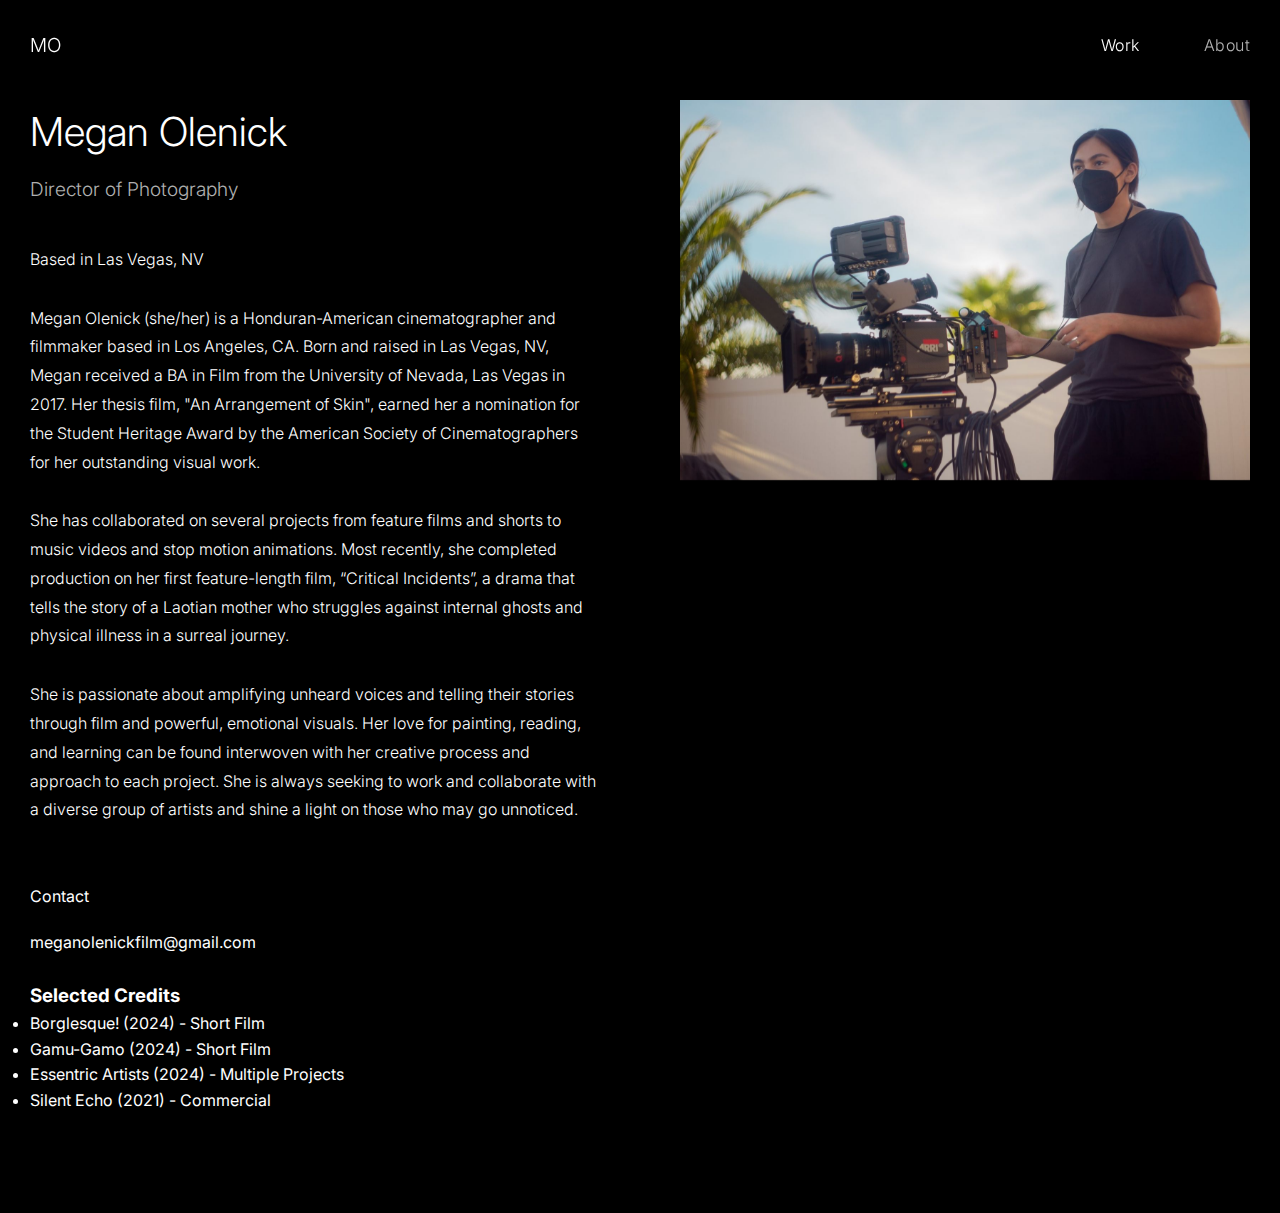
<file: about.html>
<!DOCTYPE html>
<html lang="en">
<head>
    <meta charset="UTF-8">
    <meta name="viewport" content="width=device-width, initial-scale=1.0">
    <title>About | Megan Olenick - Director of Photography</title>
    <link rel="stylesheet" href="styles.css">
    <link href="https://fonts.googleapis.com/css2?family=Inter:wght@300;400&display=swap" rel="stylesheet">
</head>
<body>
    <nav>
        <div class="nav-content">
            <a href="index.html" class="logo">MO</a>
            <div class="nav-links">
                <a href="work.html">Work</a>
                <a href="about.html" class="active">About</a>
            </div>
        </div>
    </nav>

    <main class="about-page">
        <div class="about-content">
            <div class="about-text">
                <h1>Megan Olenick</h1>
                <h2>Director of Photography</h2>
                <p>Based in Las Vegas, NV</p>
                <p>Megan Olenick (she/her) is a Honduran-American cinematographer and filmmaker based in Los Angeles, CA. Born and raised in Las Vegas, NV, Megan received a BA in Film from the University of Nevada, Las Vegas in 2017. Her thesis film, "An Arrangement of Skin", earned her a nomination for the Student Heritage Award by the American Society of Cinematographers for her outstanding visual work.</p>
                <p>She has collaborated on several projects from feature films and shorts to music videos and stop motion animations. Most recently, she completed production on her first feature-length film, “Critical Incidents”, a drama that tells the story of a Laotian mother who struggles against internal ghosts and physical illness in a surreal journey.</p>
                <p>She is passionate about amplifying unheard voices and telling their stories through film and powerful, emotional visuals. Her love for painting, reading, and learning can be found interwoven with her creative process and approach to each project. She is always seeking to work and collaborate with a diverse group of artists and shine a light on those who may go unnoticed.</p>
                <div class="contact-info">
                    <h3>Contact</h3>
                    <a href="mailto:meganolenickfilm@gmail.com">meganolenickfilm@gmail.com</a>
                </div>
                <br>
                <div class="credits">
                    <h3>Selected Credits</h3>
                    <ul>
                        <li>Borglesque! (2024) - Short Film</li>
                        <li>Gamu-Gamo (2024) - Short Film</li>
                        <li>Essentric Artists (2024) - Multiple Projects</li>
                        <li>Silent Echo (2021) - Commercial</li>
                    </ul>
                </div>
            </div>
            <div class="about-image">
                <img src="mo1.jpeg" alt="Megan Olenick">
            </div>
        </div>
    </main>

    <script src="https://cdnjs.cloudflare.com/ajax/libs/gsap/3.12.2/gsap.min.js"></script>
    <script src="script.js"></script>
</body>
</html>
</file>
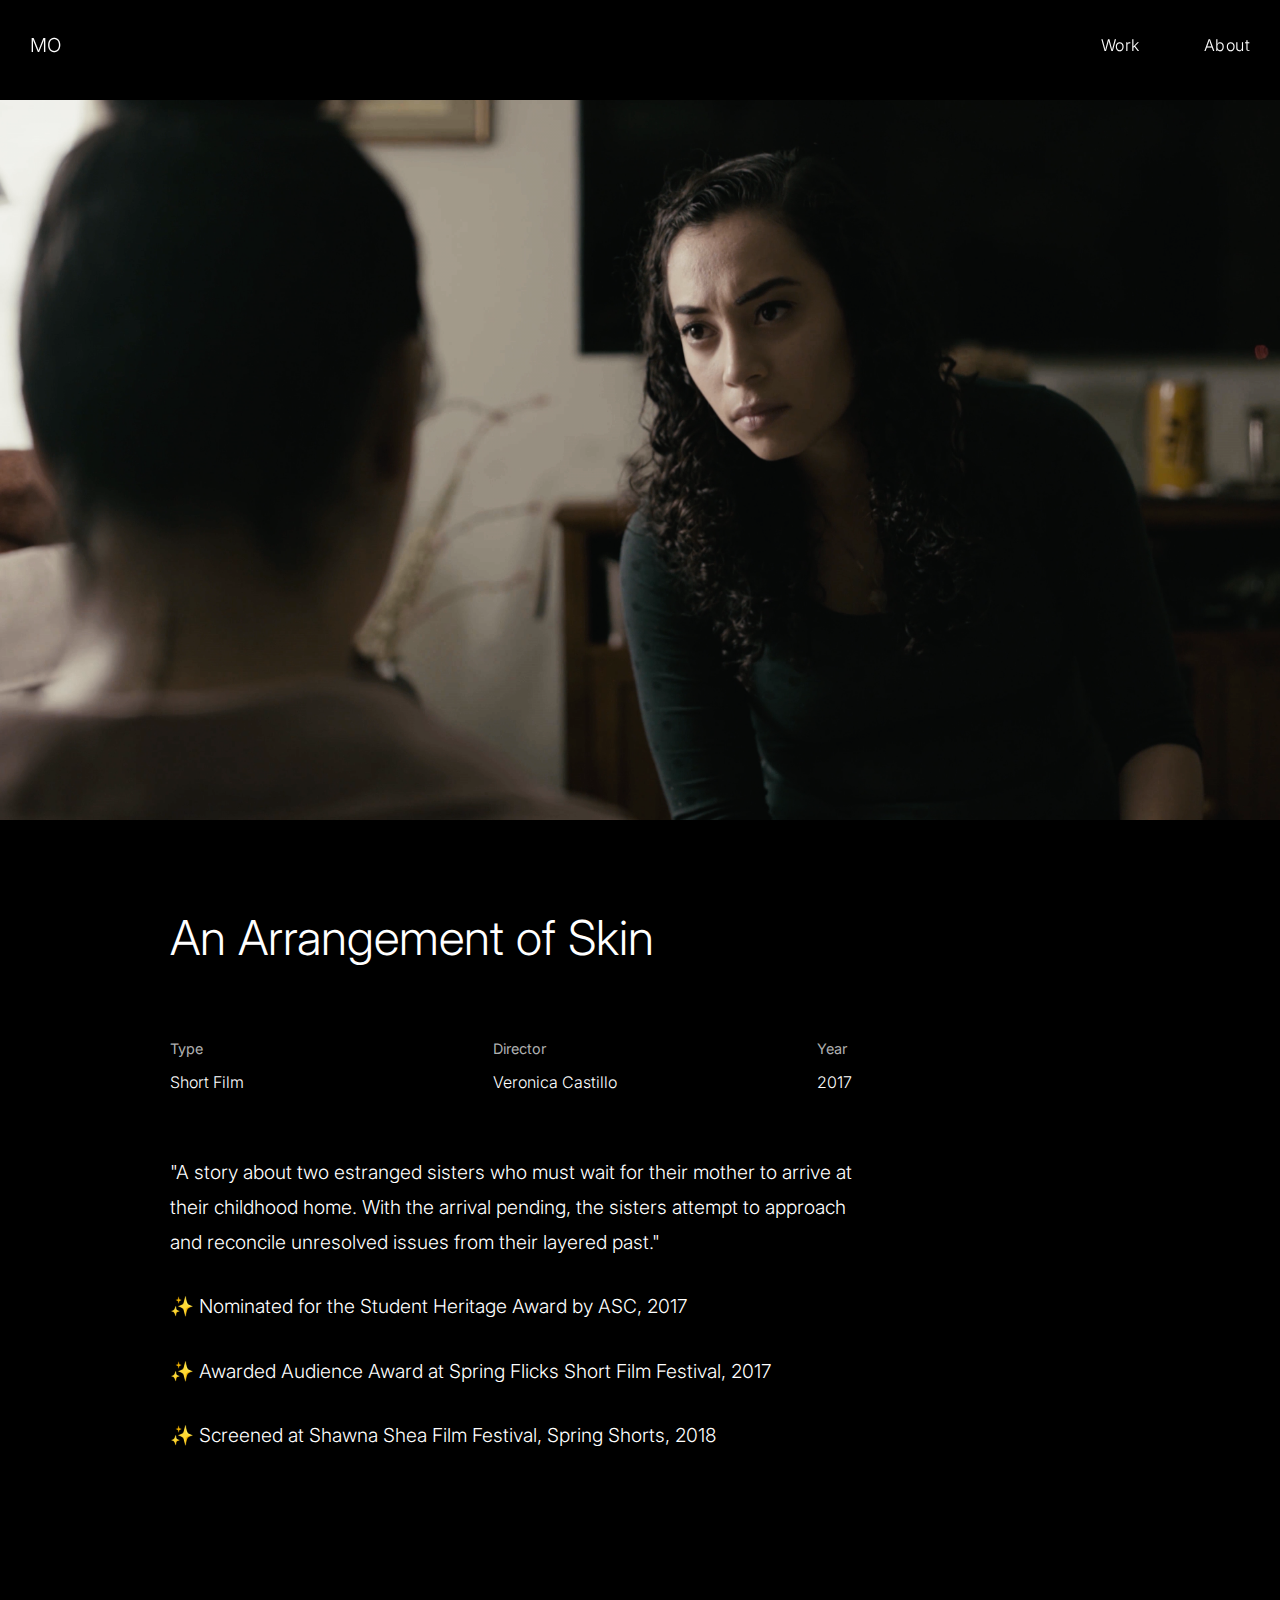
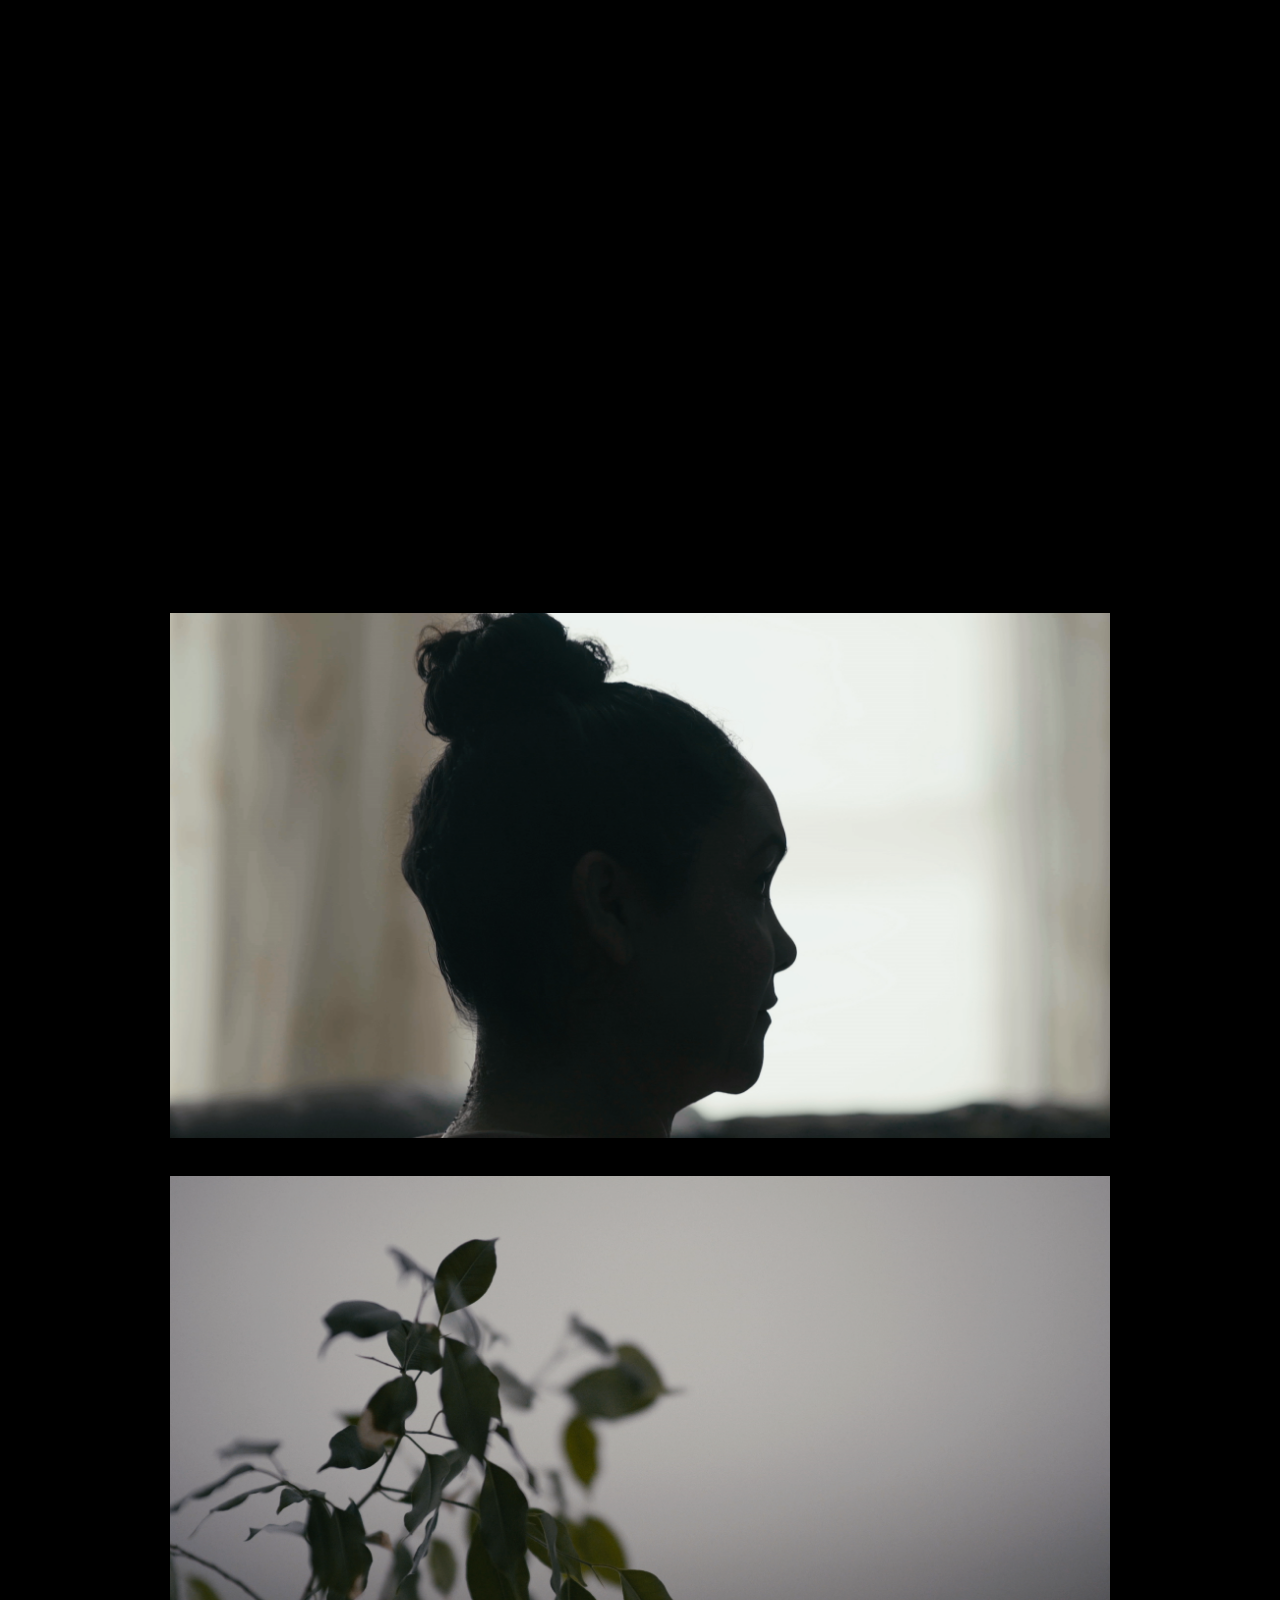
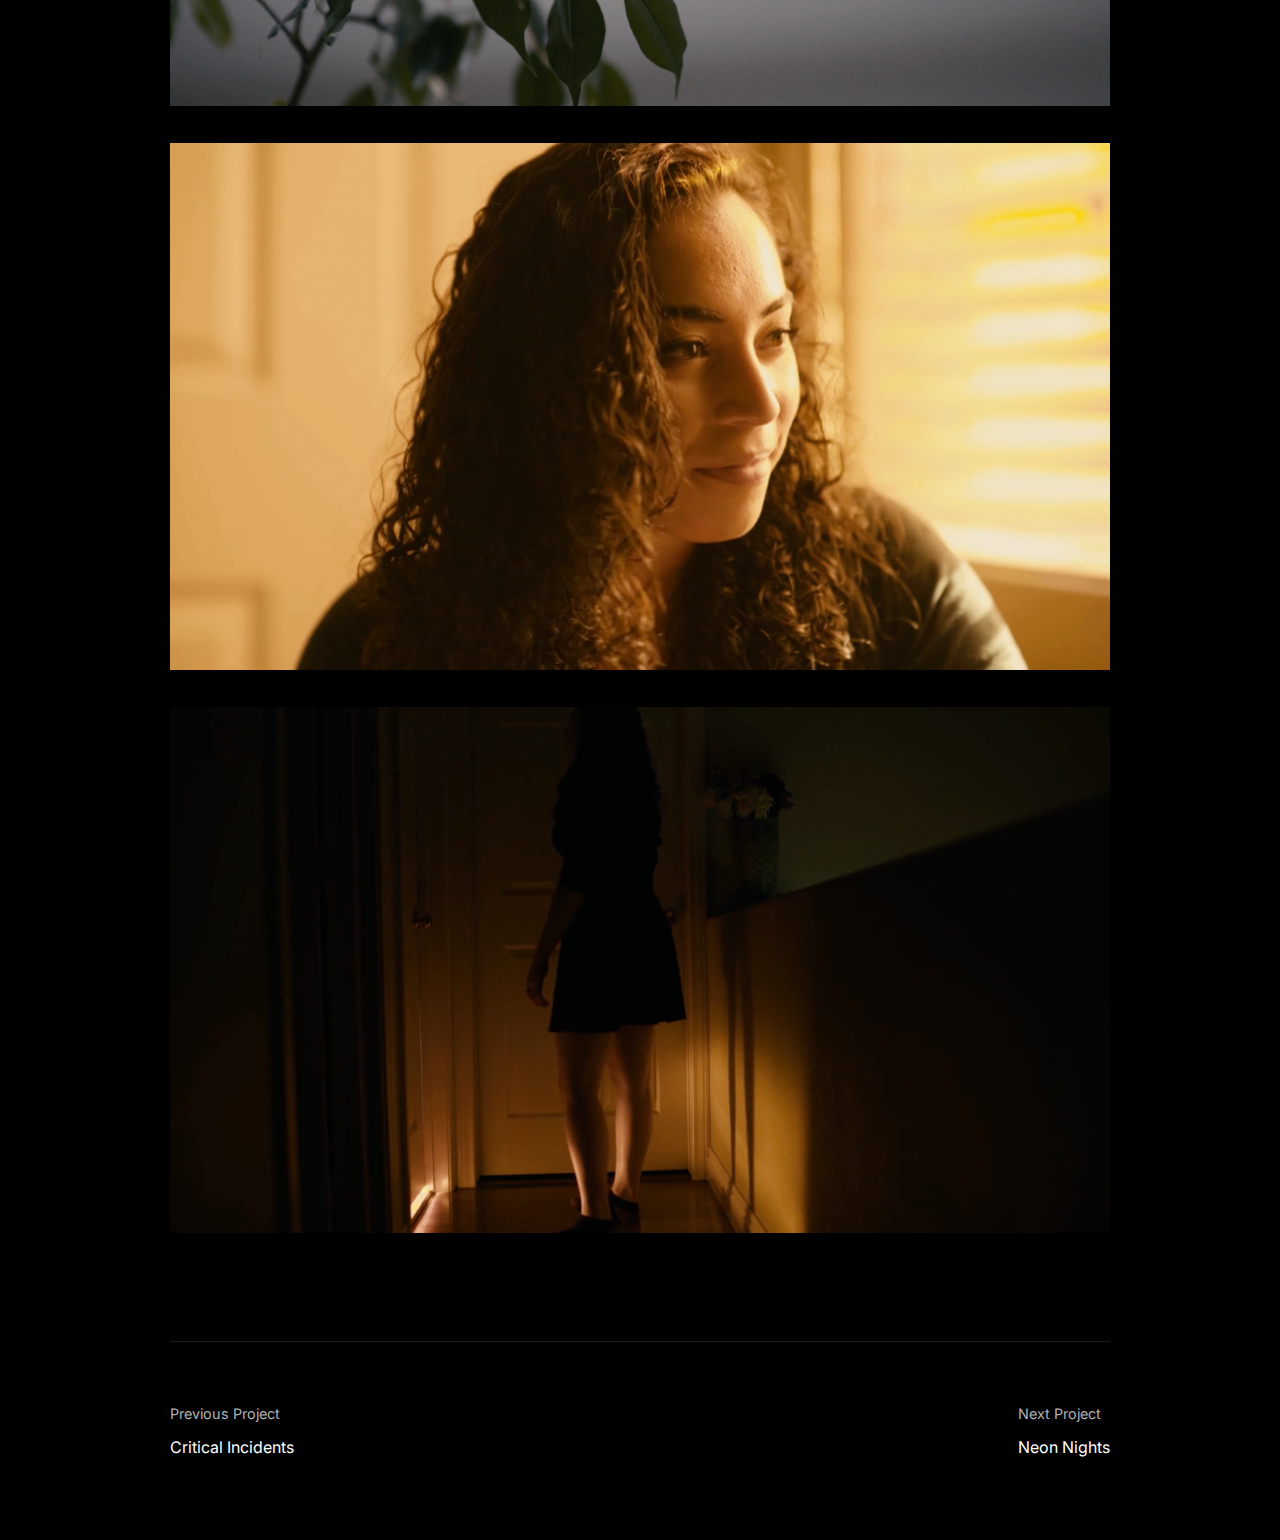
<file: arrangement-of-skin.html>
<!DOCTYPE html>
<html lang="en">
<head>
    <meta charset="UTF-8">
    <meta name="viewport" content="width=device-width, initial-scale=1.0">
    <title>An Arrangement of Skin | Megan Olenick - Director of Photography</title>
    <link rel="stylesheet" href="styles.css">
    <link href="https://fonts.googleapis.com/css2?family=Inter:wght@300;400&display=swap" rel="stylesheet">
</head>
<body>
    <nav>
        <div class="nav-content">
            <a href="index.html" class="logo">MO</a>
            <div class="nav-links">
                <a href="work.html">Work</a>
                <a href="about.html">About</a>
            </div>
        </div>
    </nav>

    <main class="project-page">
        <div class="project-hero">
            <img src="a5.png" alt="An Arrangement of Skin">
        </div>

        <div class="project-content">
            <header class="project-header">
                <h1>An Arrangement of Skin</h1>
            </header>

            <div class="project-details">
                <div class="project-detail-item">
                    <h3>Type</h3>
                    <p>Short Film</p>
                </div>
                <div class="project-detail-item">
                    <h3>Director</h3>
                    <p>Veronica Castillo</p>
                </div>
                <div class="project-detail-item">
                    <h3>Year</h3>
                    <p>2017</p>
                </div>
            </div>

            <div class="project-description">
                <p>"A story about two estranged sisters who must wait for their mother to arrive at their childhood home. With the arrival pending, the sisters attempt to approach and reconcile unresolved issues from their layered past."</p>
                <p>✨ Nominated for the Student Heritage Award by ASC, 2017</p>
                <p>✨ Awarded Audience Award at Spring Flicks Short Film Festival, 2017</p>
                <p>✨ Screened at Shawna Shea Film Festival, Spring Shorts, 2018</p>
            </div>

            <div class="video-container">
                <iframe src="https://player.vimeo.com/video/293220930" width="100%" height="600" frameborder="0" allow="autoplay; fullscreen; picture-in-picture" allowfullscreen></iframe>
            </div>

            <div class="project-images">
                <div class="project-image-full">
                    <img src="a1.png" alt="Scene from An Arrangement of Skin">
                </div>
                <div class="project-image-full">
                    <img src="a2.png" alt="Scene from An Arrangement of Skin">
                </div>
                <div class="project-image-full">
                    <img src="a3.png" alt="Scene from An Arrangement of Skin">
                </div>
                <div class="project-image-full">
                    <img src="a4.png" alt="Scene from An Arrangement of Skin">
                </div>
            </div>

            <div class="project-navigation">
                <a href="critical-incidents.html" class="project-nav-link">
                    <span>Previous Project</span>
                    Critical Incidents
                </a>
                <a href="neon-nights.html" class="project-nav-link">
                    <span>Next Project</span>
                    Neon Nights
                </a>
            </div>
        </div>
    </main>

    <script src="https://cdnjs.cloudflare.com/ajax/libs/gsap/3.12.2/gsap.min.js"></script>
    <script src="script.js"></script>
</body>
</html>
</file>
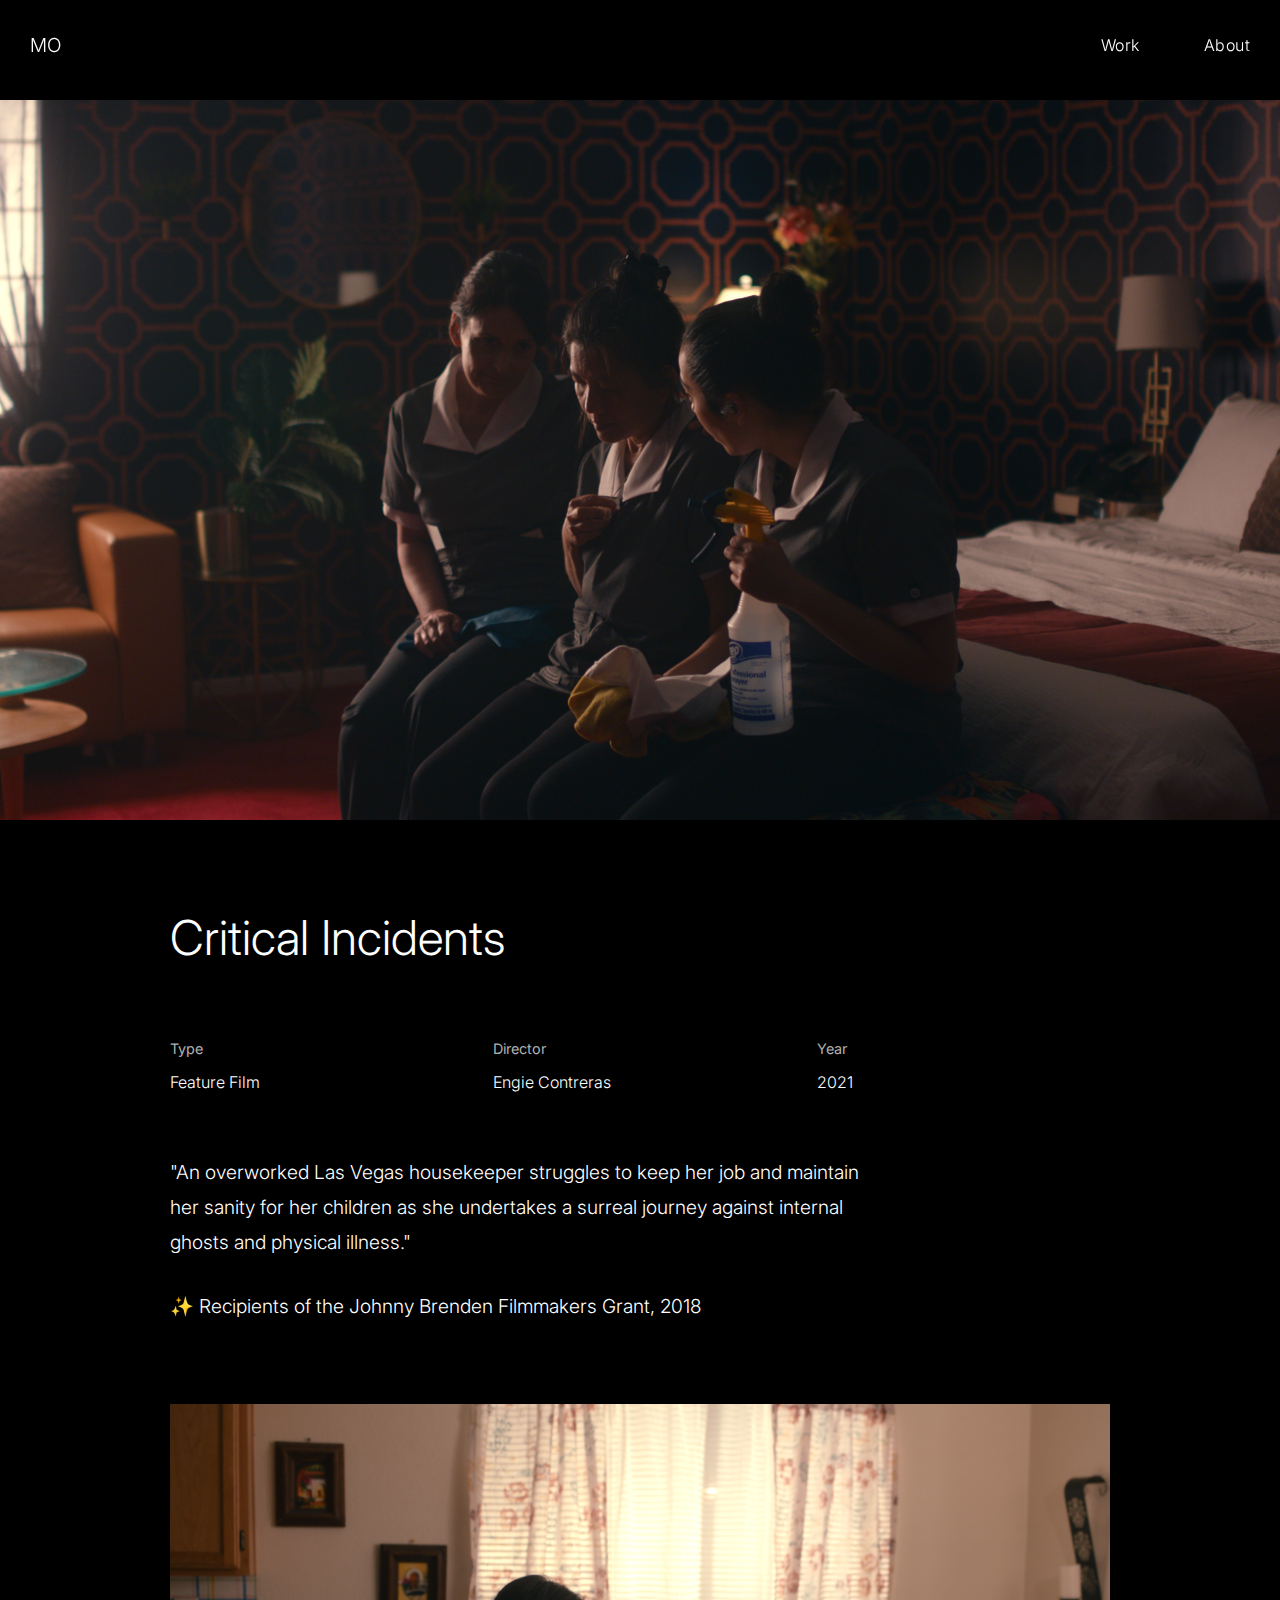
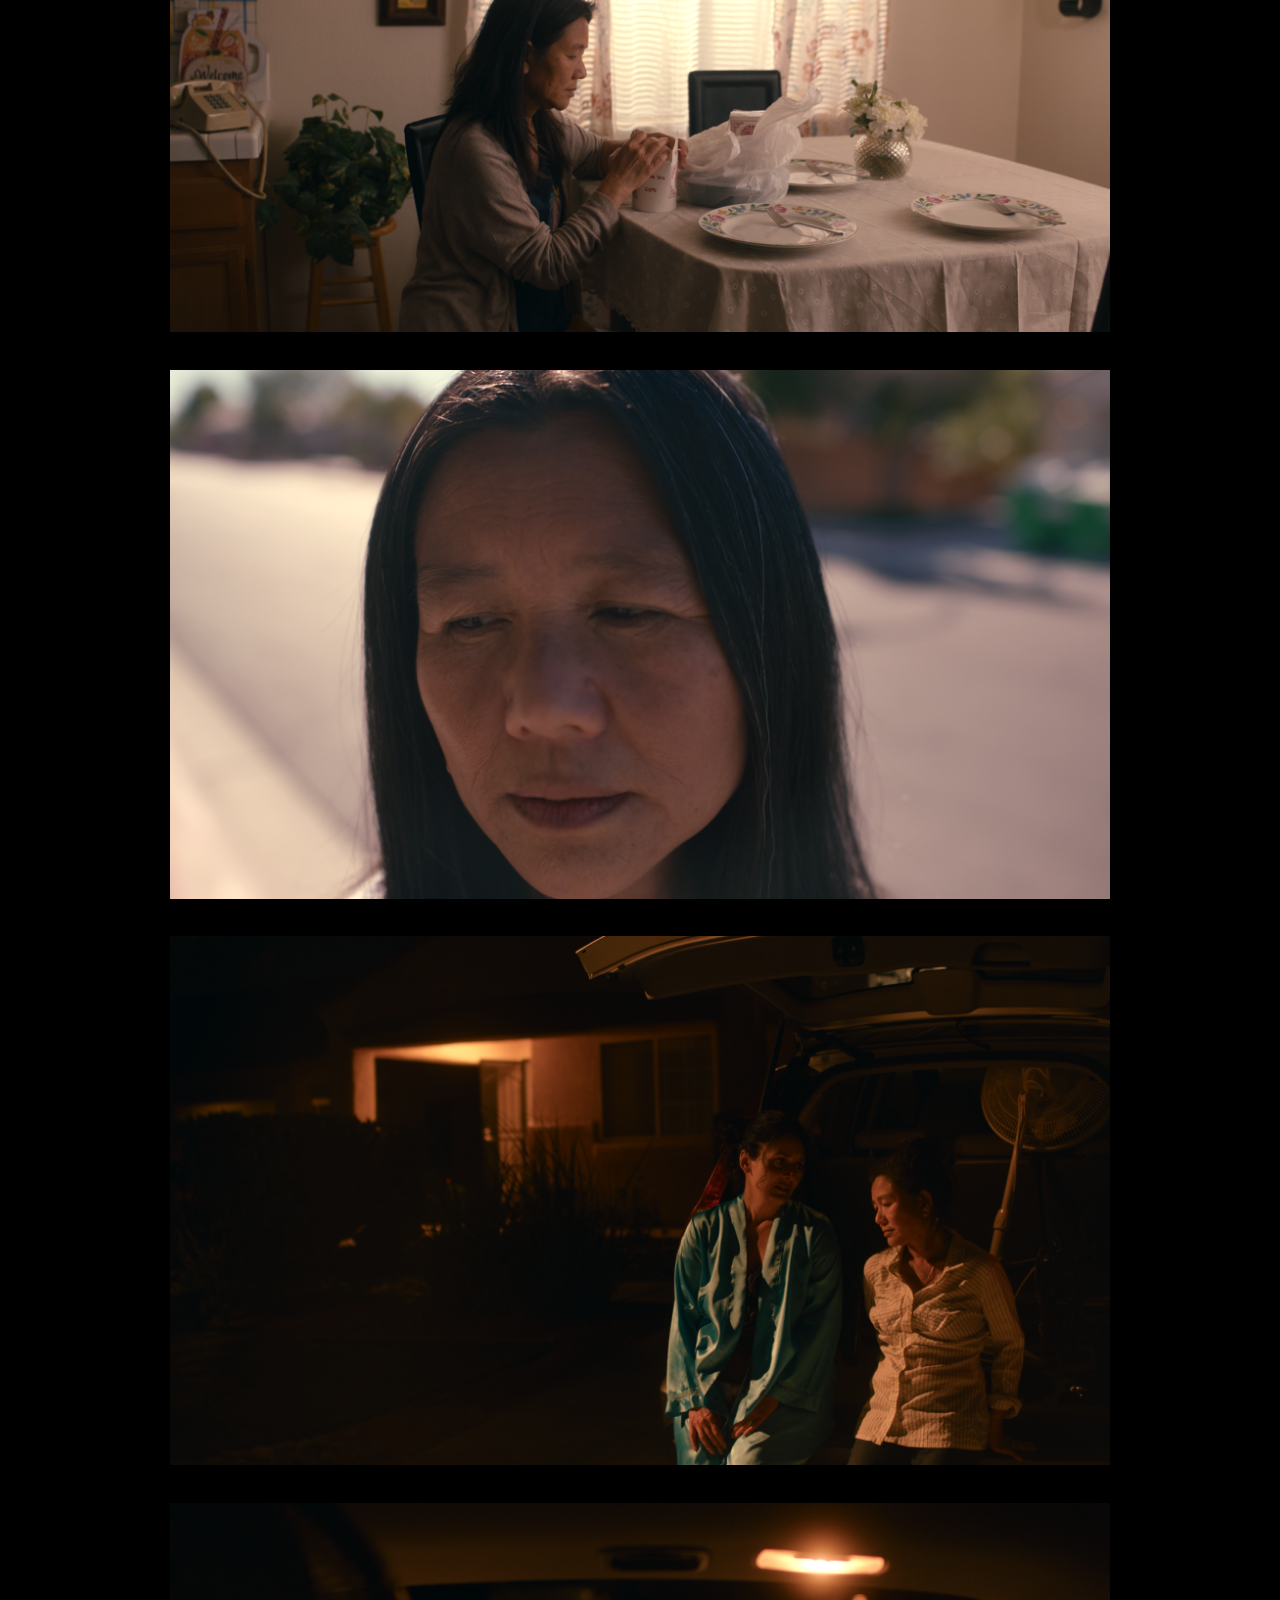
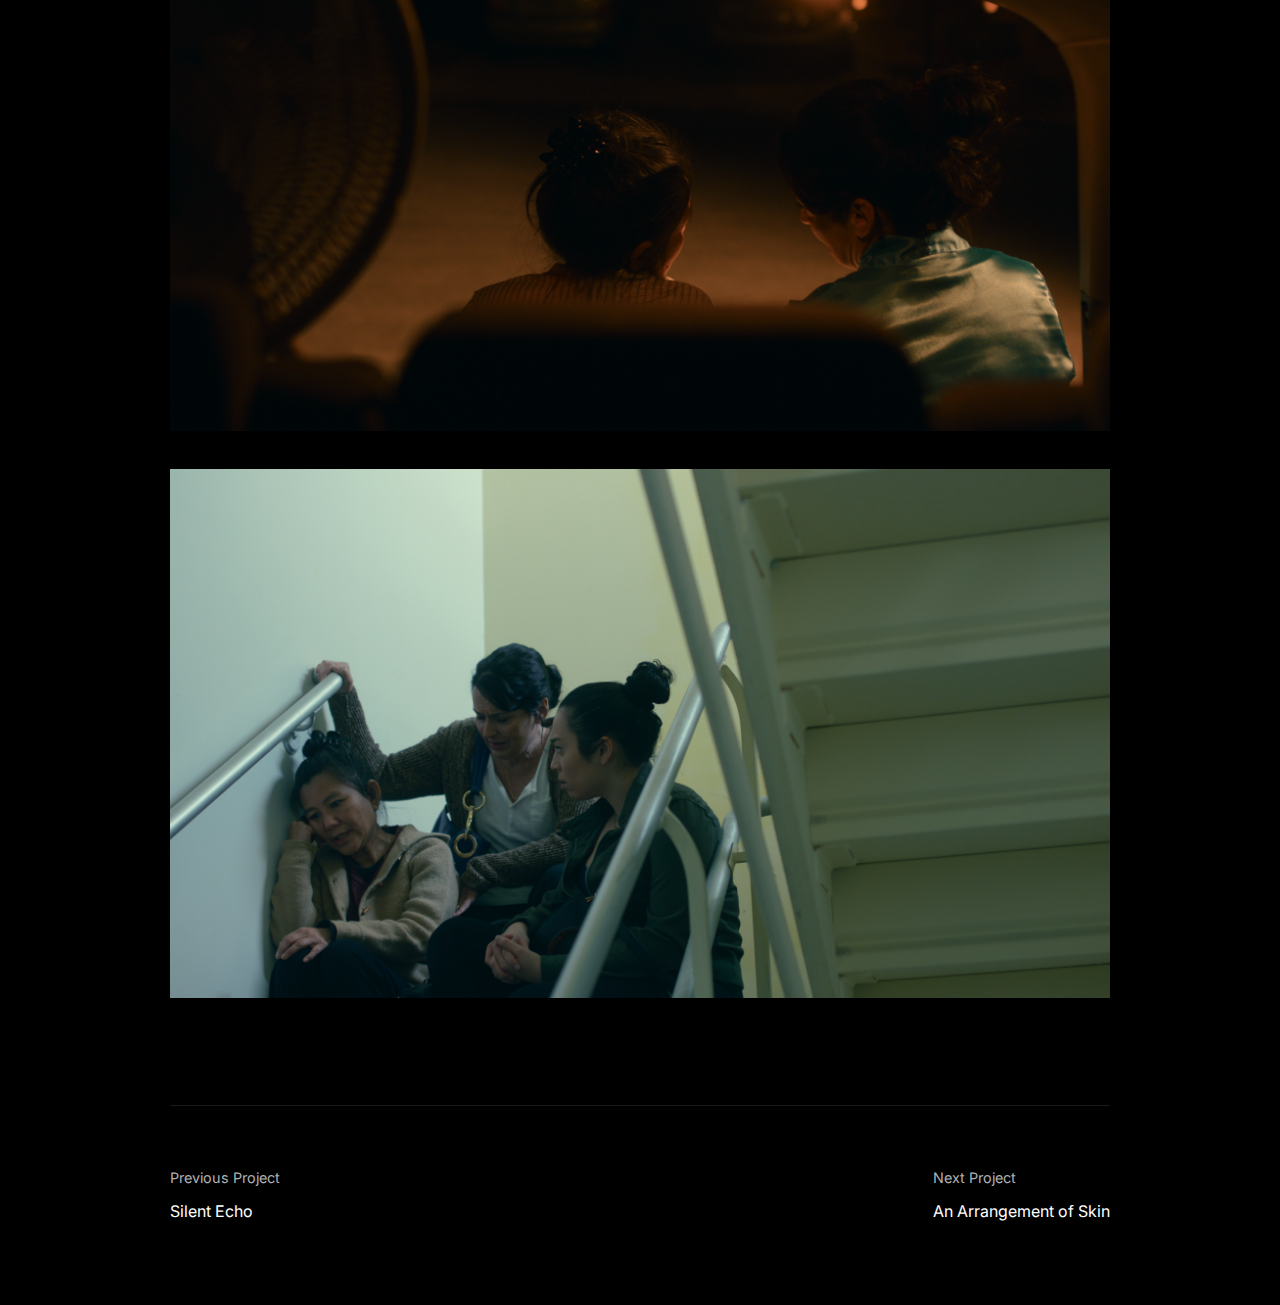
<file: critical-incidents.html>
<!DOCTYPE html>
<html lang="en">
<head>
    <meta charset="UTF-8">
    <meta name="viewport" content="width=device-width, initial-scale=1.0">
    <title>The Last Light | John Doe - Director of Photography</title>
    <link rel="stylesheet" href="styles.css">
    <link href="https://fonts.googleapis.com/css2?family=Inter:wght@300;400&display=swap" rel="stylesheet">
</head>
<body>
    <nav>
        <div class="nav-content">
            <a href="index.html" class="logo">MO</a>
            <div class="nav-links">
                <a href="work.html">Work</a>
                <a href="about.html">About</a>
            </div>
        </div>
    </nav>

    <main class="project-page">
        <div class="project-hero">
            <img src="ci1.png" alt="The Last Light">
        </div>

        <div class="project-content">
            <header class="project-header">
                <h1>Critical Incidents</h1>
            </header>

            <div class="project-details">
                <div class="project-detail-item">
                    <h3>Type</h3>
                    <p>Feature Film</p>
                </div>
                <div class="project-detail-item">
                    <h3>Director</h3>
                    <p>Engie Contreras</p>
                </div>
                <div class="project-detail-item">
                    <h3>Year</h3>
                    <p>2021</p>
                </div>
            </div>

            <div class="project-description">
                <p>"An overworked Las Vegas housekeeper struggles to keep her job and maintain her sanity for her children as she undertakes a surreal journey against internal ghosts and physical illness."</p>
                <p>✨ Recipients of the Johnny Brenden Filmmakers Grant, 2018</p>
            </div>

            <div class="project-images">
                <div class="project-image-full">
                    <img src="c12.png" alt="Scene from The Last Light">
                </div>
                <div class="project-image-full">
                    <img src="c13.png" alt="Scene from The Last Light">
                </div>
                <div class="project-image-full">
                    <img src="c14.png" alt="Scene from The Last Light">
                </div>
                <div class="project-image-full">
                    <img src="ci5.png" alt="Scene from The Last Light">
                </div>
                <div class="project-image-full">
                    <img src="ci6.png" alt="Scene from The Last Light">
                </div>
            </div>

            <div class="project-navigation">
                <a href="silent-echo.html" class="project-nav-link">
                    <span>Previous Project</span>
                    Silent Echo
                </a>
                <a href="arrangement-of-skin.html" class="project-nav-link">
                    <span>Next Project</span>
                    An Arrangement of Skin
                </a>
            </div>
        </div>
    </main>

    <script src="https://cdnjs.cloudflare.com/ajax/libs/gsap/3.12.2/gsap.min.js"></script>
    <script src="script.js"></script>
</body>
</html>
</file>
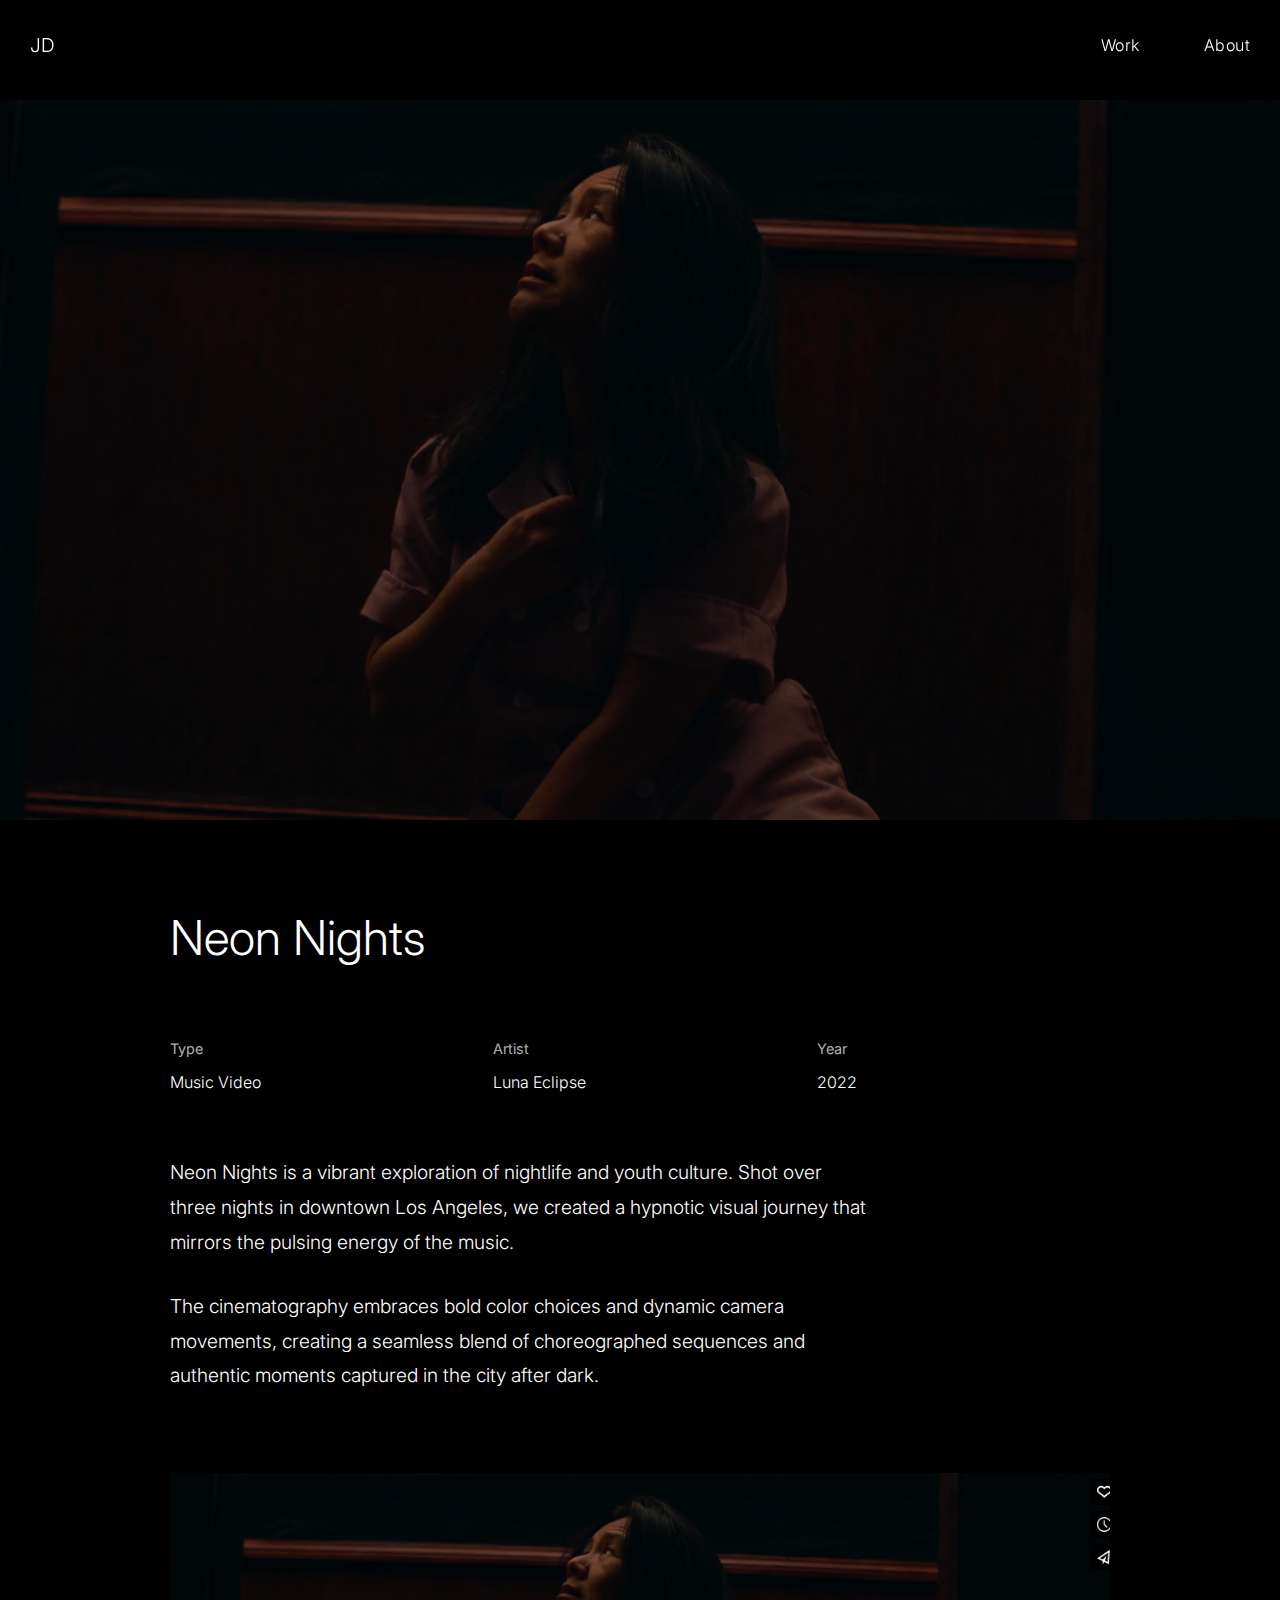
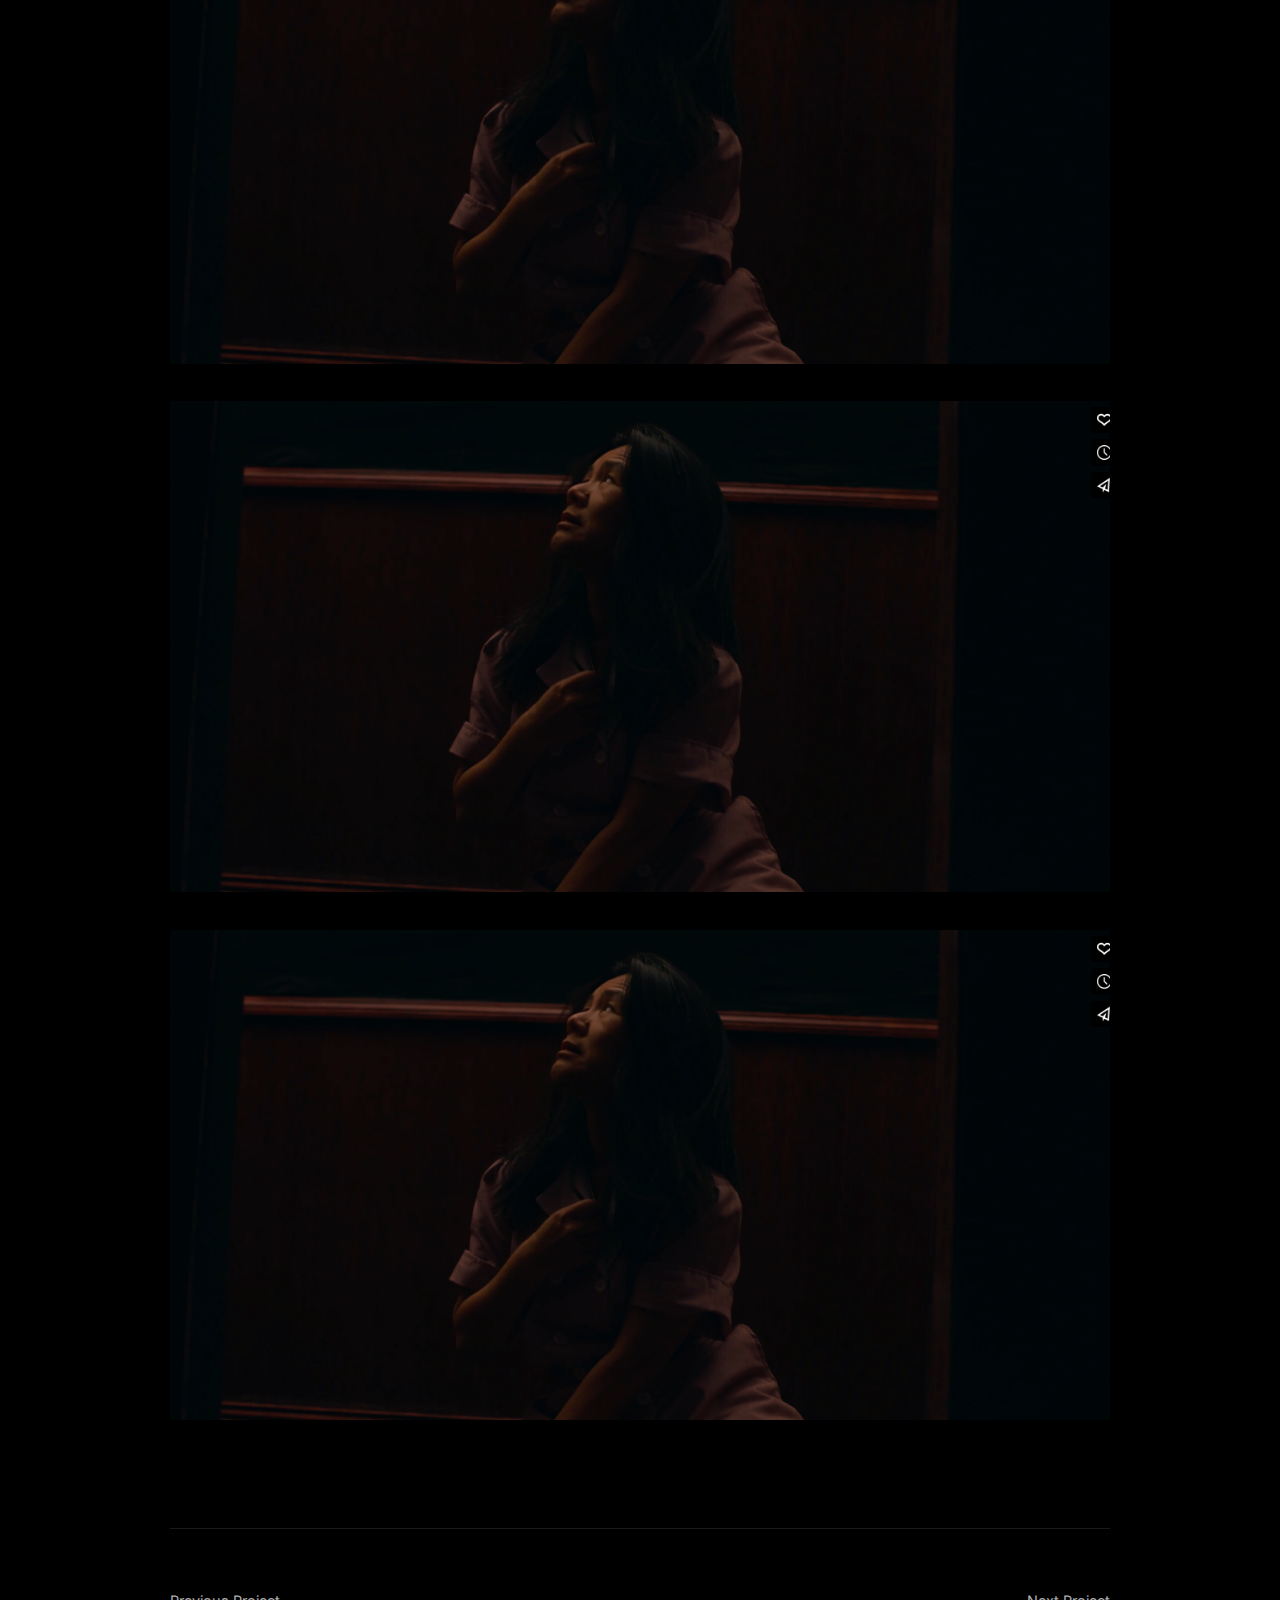
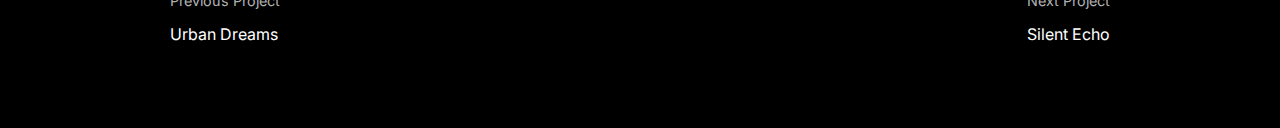
<file: neon-nights.html>
<!DOCTYPE html>
<html lang="en">
<head>
    <meta charset="UTF-8">
    <meta name="viewport" content="width=device-width, initial-scale=1.0">
    <title>Neon Nights | John Doe - Director of Photography</title>
    <link rel="stylesheet" href="styles.css">
    <link href="https://fonts.googleapis.com/css2?family=Inter:wght@300;400&display=swap" rel="stylesheet">
</head>
<body>
    <nav>
        <div class="nav-content">
            <a href="index.html" class="logo">JD</a>
            <div class="nav-links">
                <a href="work.html">Work</a>
                <a href="about.html">About</a>
            </div>
        </div>
    </nav>

    <main class="project-page">
        <div class="project-hero">
            <img src="hero.png" alt="Neon Nights">
        </div>

        <div class="project-content">
            <header class="project-header">
                <h1>Neon Nights</h1>
            </header>

            <div class="project-details">
                <div class="project-detail-item">
                    <h3>Type</h3>
                    <p>Music Video</p>
                </div>
                <div class="project-detail-item">
                    <h3>Artist</h3>
                    <p>Luna Eclipse</p>
                </div>
                <div class="project-detail-item">
                    <h3>Year</h3>
                    <p>2022</p>
                </div>
            </div>

            <div class="project-description">
                <p>Neon Nights is a vibrant exploration of nightlife and youth culture. Shot over three nights in downtown Los Angeles, we created a hypnotic visual journey that mirrors the pulsing energy of the music.</p>
                <p>The cinematography embraces bold color choices and dynamic camera movements, creating a seamless blend of choreographed sequences and authentic moments captured in the city after dark.</p>
            </div>

            <div class="project-images">
                <div class="project-image-full">
                    <img src="hero.png" alt="Scene from Neon Nights">
                </div>
                <div class="project-image-full">
                    <img src="hero.png" alt="Scene from Neon Nights">
                </div>
                <div class="project-image-full">
                    <img src="hero.png" alt="Scene from Neon Nights">
                </div>
            </div>

            <div class="project-navigation">
                <a href="urban-dreams.html" class="project-nav-link">
                    <span>Previous Project</span>
                    Urban Dreams
                </a>
                <a href="silent-echo.html" class="project-nav-link">
                    <span>Next Project</span>
                    Silent Echo
                </a>
            </div>
        </div>
    </main>

    <script src="https://cdnjs.cloudflare.com/ajax/libs/gsap/3.12.2/gsap.min.js"></script>
    <script src="script.js"></script>
</body>
</html>
</file>
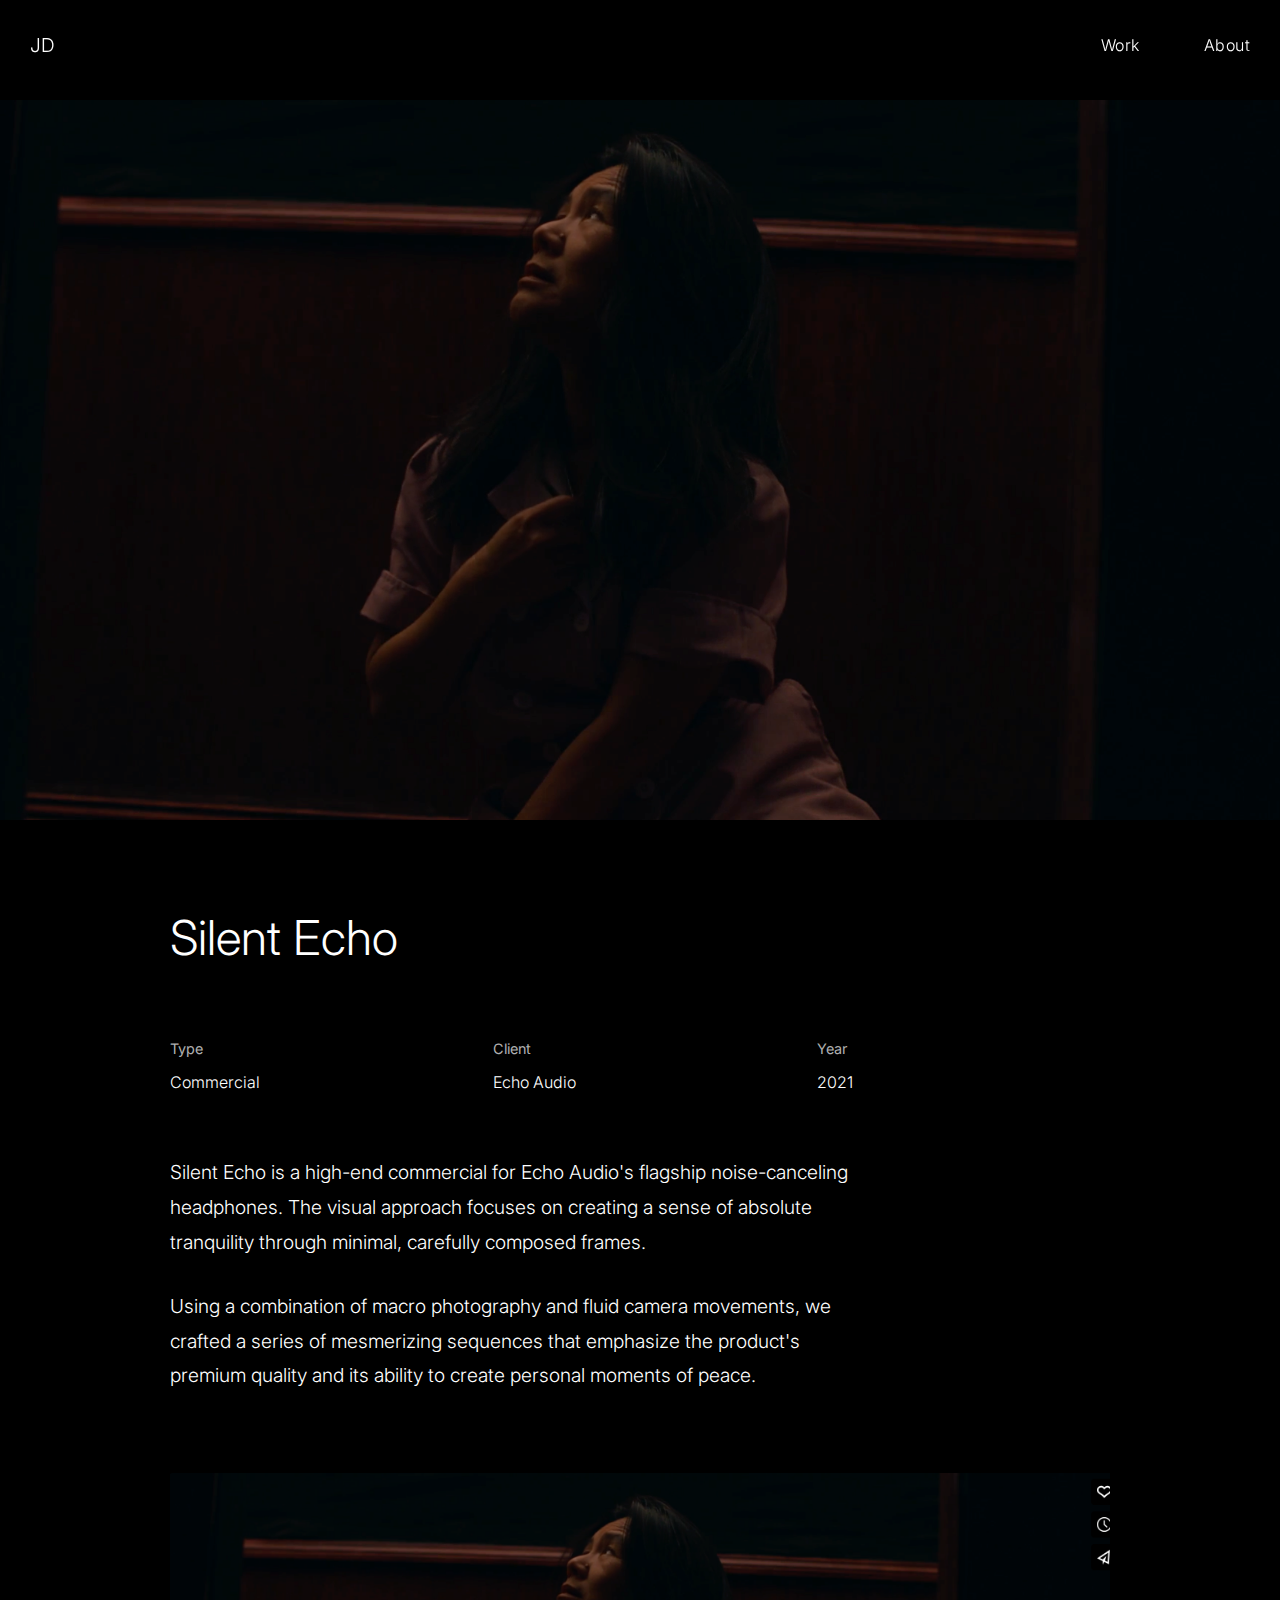
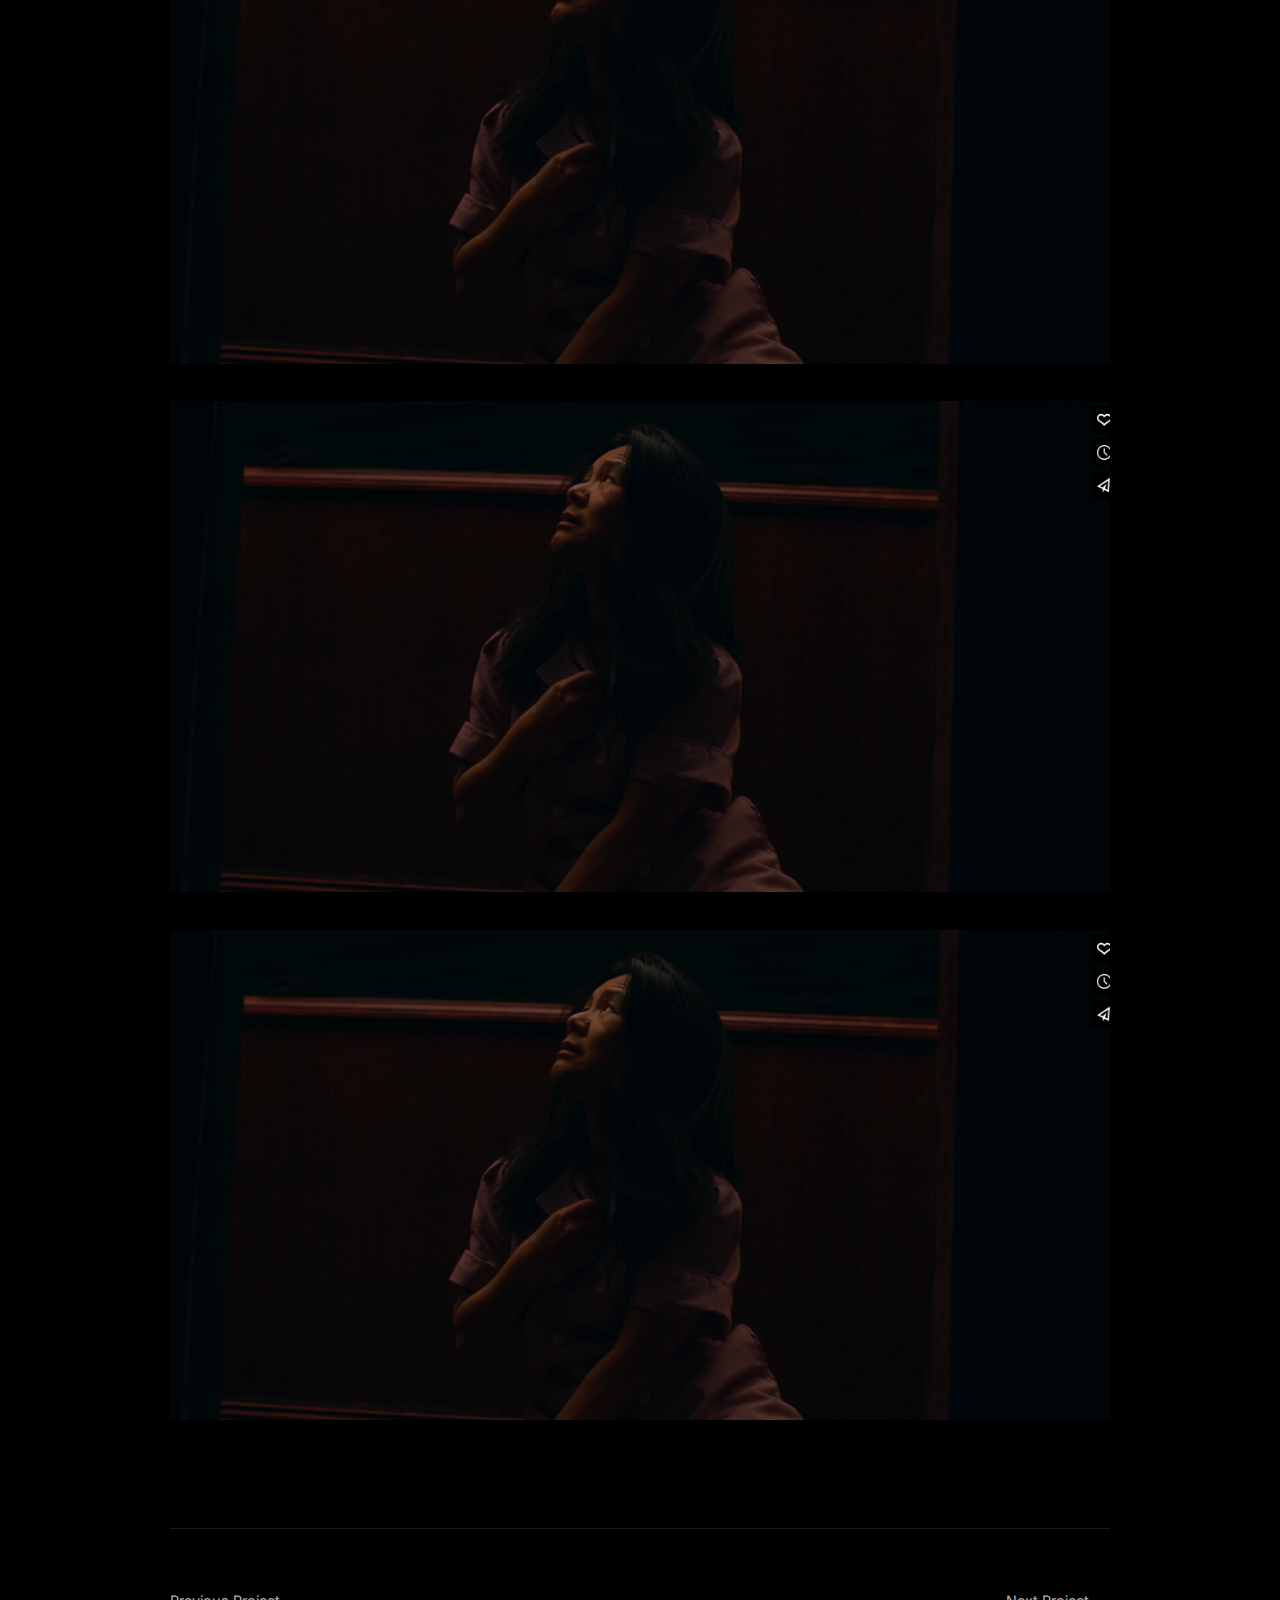
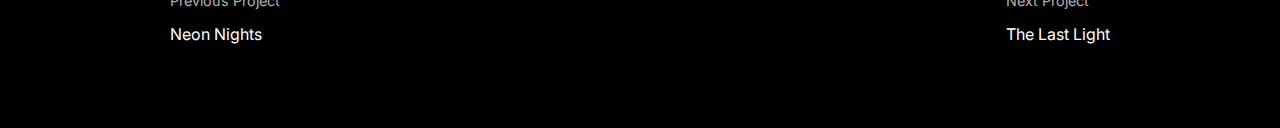
<file: silent-echo.html>
<!DOCTYPE html>
<html lang="en">
<head>
    <meta charset="UTF-8">
    <meta name="viewport" content="width=device-width, initial-scale=1.0">
    <title>Silent Echo | John Doe - Director of Photography</title>
    <link rel="stylesheet" href="styles.css">
    <link href="https://fonts.googleapis.com/css2?family=Inter:wght@300;400&display=swap" rel="stylesheet">
</head>
<body>
    <nav>
        <div class="nav-content">
            <a href="index.html" class="logo">JD</a>
            <div class="nav-links">
                <a href="work.html">Work</a>
                <a href="about.html">About</a>
            </div>
        </div>
    </nav>

    <main class="project-page">
        <div class="project-hero">
            <img src="hero.png" alt="Silent Echo">
        </div>

        <div class="project-content">
            <header class="project-header">
                <h1>Silent Echo</h1>
            </header>

            <div class="project-details">
                <div class="project-detail-item">
                    <h3>Type</h3>
                    <p>Commercial</p>
                </div>
                <div class="project-detail-item">
                    <h3>Client</h3>
                    <p>Echo Audio</p>
                </div>
                <div class="project-detail-item">
                    <h3>Year</h3>
                    <p>2021</p>
                </div>
            </div>

            <div class="project-description">
                <p>Silent Echo is a high-end commercial for Echo Audio's flagship noise-canceling headphones. The visual approach focuses on creating a sense of absolute tranquility through minimal, carefully composed frames.</p>
                <p>Using a combination of macro photography and fluid camera movements, we crafted a series of mesmerizing sequences that emphasize the product's premium quality and its ability to create personal moments of peace.</p>
            </div>

            <div class="project-images">
                <div class="project-image-full">
                    <img src="hero.png" alt="Scene from Silent Echo">
                </div>
                <div class="project-image-full">
                    <img src="hero.png" alt="Scene from Silent Echo">
                </div>
                <div class="project-image-full">
                    <img src="hero.png" alt="Scene from Silent Echo">
                </div>
            </div>

            <div class="project-navigation">
                <a href="neon-nights.html" class="project-nav-link">
                    <span>Previous Project</span>
                    Neon Nights
                </a>
                <a href="last-light.html" class="project-nav-link">
                    <span>Next Project</span>
                    The Last Light
                </a>
            </div>
        </div>
    </main>

    <script src="https://cdnjs.cloudflare.com/ajax/libs/gsap/3.12.2/gsap.min.js"></script>
    <script src="script.js"></script>
</body>
</html>
</file>
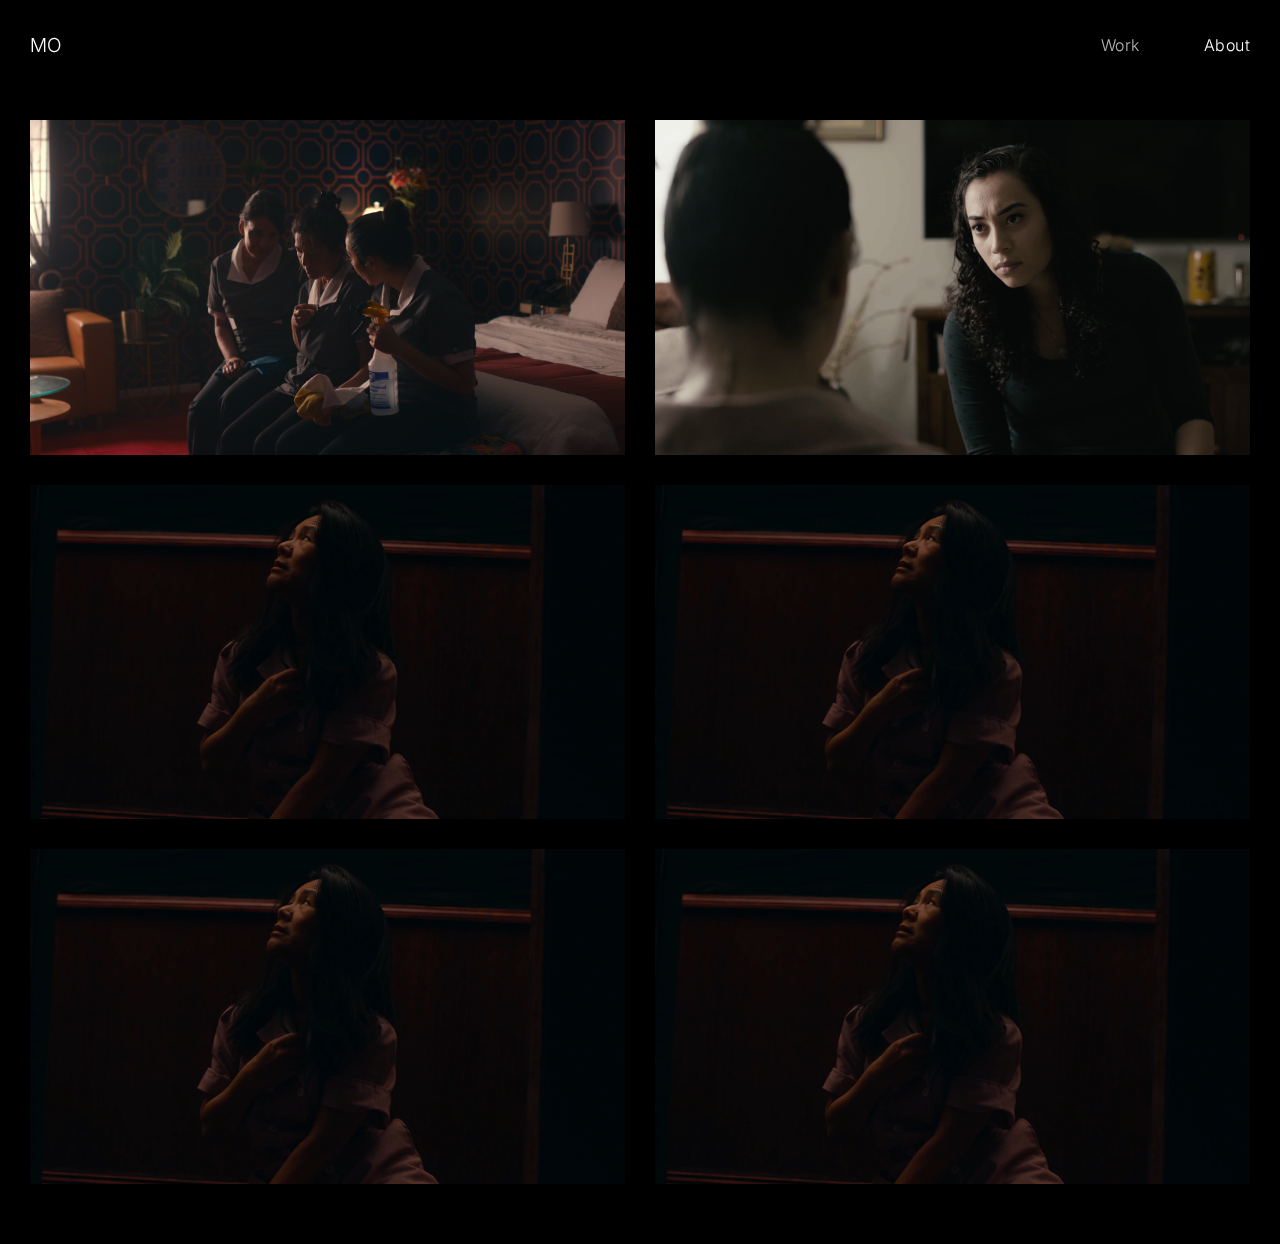
<file: work.html>
<!DOCTYPE html>
<html lang="en">
<head>
    <meta charset="UTF-8">
    <meta name="viewport" content="width=device-width, initial-scale=1.0">
    <title>Work | John Doe - Director of Photography</title>
    <link rel="stylesheet" href="styles.css">
    <link href="https://fonts.googleapis.com/css2?family=Inter:wght@300;400&display=swap" rel="stylesheet">
</head>
<body class="work-page">
    <nav>
        <div class="nav-content">
            <a href="index.html" class="logo">MO</a>
            <div class="nav-links">
                <a href="work.html" class="active">Work</a>
                <a href="about.html">About</a>
            </div>
        </div>
    </nav>

    <main>
        <div class="work-grid-container">
            <div class="work-grid">
                <div class="work-item">
                    <a href="critical-incidents.html" class="work-link">
                        <div class="work-image">
                            <img src="ci1.png" alt="critical-incidents">
                        </div>
                        <div class="work-info">
                            <h2>Critical Incidents</h2>
                            <p>Feature Film</p>
                        </div>
                    </a>
                </div>

                <div class="work-item">
                    <a href="arrangement-of-skin.html" class="work-link">
                        <div class="work-image">
                            <img src="a5.png" alt="Urban Dreams">
                        </div>
                        <div class="work-info">
                            <h2>An Arrangement of Skin</h2>
                            <p>Short Film</p>
                        </div>
                    </a>
                </div>

                <div class="work-item">
                    <a href="neon-nights.html" class="work-link">
                        <div class="work-image">
                            <img src="hero.png" alt="Neon Nights">
                        </div>
                        <div class="work-info">
                            <h2>Neon Nights</h2>
                            <p>Music Video</p>
                        </div>
                    </a>
                </div>

                <div class="work-item">
                    <a href="silent-echo.html" class="work-link">
                        <div class="work-image">
                            <img src="hero.png" alt="Silent Echo">
                        </div>
                        <div class="work-info">
                            <h2>Silent Echo</h2>
                            <p>Commercial</p>
                        </div>
                    </a>
                </div>

                <div class="work-item">
                    <a href="#" class="work-link">
                        <div class="work-image">
                            <img src="hero.png" alt="City Lights">
                        </div>
                        <div class="work-info">
                            <h2>City Lights</h2>
                            <p>Short Film</p>
                        </div>
                    </a>
                </div>

                <div class="work-item">
                    <a href="#" class="work-link">
                        <div class="work-image">
                            <img src="hero.png" alt="Midnight Drive">
                        </div>
                        <div class="work-info">
                            <h2>Midnight Drive</h2>
                            <p>Music Video</p>
                        </div>
                    </a>
                </div>
            </div>
        </div>
    </main>

    <script src="https://cdnjs.cloudflare.com/ajax/libs/gsap/3.12.2/gsap.min.js"></script>
    <script src="script.js"></script>
</body>
</html>
</file>
<file: styles.css>
:root {
    --bg-color: #000000;
    --text-color: #ffffff;
    --text-color-dim: rgba(255, 255, 255, 0.7);
}

* {
    margin: 0;
    padding: 0;
    box-sizing: border-box;
}

body {
    font-family: 'Inter', sans-serif;
    background-color: var(--bg-color);
    color: var(--text-color);
    line-height: 1.6;
    height: 100%;
    overflow-x: hidden;
}

/* Navigation */
nav {
    position: fixed;
    width: 100%;
    padding: 30px;
    z-index: 1000;
    mix-blend-mode: difference;
}

.nav-content {
    max-width: 1400px;
    margin: 0 auto;
    display: flex;
    justify-content: space-between;
    align-items: center;
}

.logo {
    font-size: 1.2rem;
    text-decoration: none;
    color: var(--text-color);
    font-weight: 300;
}

.nav-links a {
    margin-left: 60px;
    color: var(--text-color);
    text-decoration: none;
    font-weight: 300;
    transition: opacity 0.3s ease;
    letter-spacing: 0.5px;
}

.nav-links a:hover,
.nav-links a.active {
    opacity: 0.7;
}

/* Projects */
.projects-container {
    position: relative;
    height: 400vh; /* Height for 4 projects */
}

.project {
    position: sticky;
    top: 0;
    height: 100vh;
    width: 100%;
    overflow: hidden;
}

.project-link {
    display: block;
    width: 100%;
    height: 100%;
    text-decoration: none;
    color: var(--text-color);
}

.project-image {
    position: absolute;
    top: 0;
    left: 0;
    width: 100%;
    height: 100%;
}

.project-image img {
    width: 100%;
    height: 100%;
    object-fit: cover;
}

.project-info {
    position: absolute;
    bottom: 60px;
    left: 60px;
    z-index: 2;
}

.project-info h2 {
    font-size: 2rem;
    font-weight: 300;
    margin-bottom: 10px;
}

.project-info p {
    font-size: 1rem;
    color: var(--text-color-dim);
}

/* About Page Styles */
.about-page {
    min-height: 100vh;
    padding: 0 30px;
}

.about-content {
    max-width: 1400px;
    margin: 0 auto;
    display: grid;
    grid-template-columns: 1fr 1fr;
    gap: 80px;
    padding: 100px 0;
    align-items: start;
}

.about-text {
    max-width: 600px;
}

.about-text h1 {
    font-size: 2.5rem;
    font-weight: 300;
    margin-bottom: 10px;
}

.about-text h2 {
    font-size: 1.2rem;
    font-weight: 300;
    color: var(--text-color-dim);
    margin-bottom: 40px;
}

.about-text p {
    margin-bottom: 30px;
    font-weight: 300;
    line-height: 1.8;
}

.about-image {
    position: sticky;
    top: 100px;
}

.about-image img {
    width: 100%;
    height: auto;
    object-fit: cover;
}

.contact-info {
    margin-top: 60px;
}

.contact-info h3 {
    font-size: 1rem;
    font-weight: 400;
    margin-bottom: 20px;
}

.contact-info a {
    color: var(--text-color);
    text-decoration: none;
    transition: opacity 0.3s ease;
}

.contact-info a:hover {
    opacity: 0.7;
}

@media (max-width: 1024px) {
    .about-content {
        grid-template-columns: 1fr;
        gap: 40px;
    }

    .about-text {
        max-width: 100%;
    }

    .about-image {
        position: relative;
        top: 0;
        max-width: 600px;
        margin: 0 auto;
    }
}

/* Work Grid Page */
.work-page main {
    padding: 120px 30px 60px;
}

.work-grid-container {
    max-width: 1400px;
    margin: 0 auto;
}

.work-grid {
    display: grid;
    grid-template-columns: repeat(2, 1fr);
    gap: 30px;
}

.work-item {
    position: relative;
    aspect-ratio: 16/9;
    overflow: hidden;
}

.work-link {
    text-decoration: none;
    color: var(--text-color);
}

.work-image {
    width: 100%;
    height: 100%;
}

.work-image img {
    width: 100%;
    height: 100%;
    object-fit: cover;
    transition: transform 0.5s ease;
}

.work-info {
    position: absolute;
    bottom: 0;
    left: 0;
    width: 100%;
    padding: 30px;
    background: linear-gradient(to top, rgba(0,0,0,0.8) 0%, rgba(0,0,0,0) 100%);
    opacity: 0;
    transform: translateY(20px);
    transition: all 0.3s ease;
}

.work-info h2 {
    font-size: 1.5rem;
    font-weight: 300;
    margin-bottom: 5px;
}

.work-info p {
    font-size: 1rem;
    color: var(--text-color-dim);
}

.work-item:hover .work-image img {
    transform: scale(1.05);
}

.work-item:hover .work-info {
    opacity: 1;
    transform: translateY(0);
}

/* Individual Project Pages */
.project-page {
    padding-top: 100px;
}

.project-hero {
    width: 100%;
    height: 80vh;
    position: relative;
}

.project-hero img {
    width: 100%;
    height: 100%;
    object-fit: cover;
}

.project-content {
    max-width: 1000px;
    margin: 0 auto;
    padding: 80px 30px;
}

.project-header {
    margin-bottom: 60px;
}

.project-header h1 {
    font-size: 3rem;
    font-weight: 300;
    margin-bottom: 20px;
}

.project-details {
    display: grid;
    grid-template-columns: repeat(3, 1fr);
    gap: 30px;
    margin-bottom: 60px;
}

.project-detail-item h3 {
    font-size: 0.9rem;
    font-weight: 400;
    color: var(--text-color-dim);
    margin-bottom: 10px;
}

.project-detail-item p {
    font-size: 1rem;
    font-weight: 300;
}

.project-description {
    max-width: 700px;
    margin-bottom: 80px;
}

.project-description p {
    font-size: 1.2rem;
    font-weight: 300;
    line-height: 1.8;
    margin-bottom: 30px;
}

.project-images {
    display: grid;
    gap: 30px;
    margin-top: 0;
}

.project-image-full {
    width: 100%;
}

.project-image-full img {
    width: 100%;
    height: auto;
}

.project-navigation {
    margin-top: 100px;
    padding-top: 60px;
    border-top: 1px solid rgba(255, 255, 255, 0.1);
    display: flex;
    justify-content: space-between;
}

.project-nav-link {
    text-decoration: none;
    color: var(--text-color);
    transition: opacity 0.3s ease;
}

.project-nav-link:hover {
    opacity: 0.7;
}

.project-nav-link span {
    display: block;
    font-size: 0.9rem;
    color: var(--text-color-dim);
    margin-bottom: 10px;
}

.video-container {
    margin-bottom: 80px;
    position: relative;
    width: 100%;
    background: #000;
}

.video-container iframe {
    display: block;
    margin: 0 auto;
}

@media (max-width: 768px) {
    .project-info {
        bottom: 40px;
        left: 40px;
    }

    .project-info h2 {
        font-size: 1.5rem;
    }

    .about-content {
        grid-template-columns: 1fr;
        gap: 40px;
        padding: 60px 0;
    }

    .about-image {
        position: relative;
        top: 0;
        order: -1;
    }

    .work-grid {
        grid-template-columns: 1fr;
        gap: 20px;
    }

    .work-page main {
        padding: 100px 20px 40px;
    }

    .project-header h1 {
        font-size: 2rem;
    }

    .project-details {
        grid-template-columns: 1fr;
        gap: 20px;
    }

    .project-content {
        padding: 60px 20px;
    }

    .project-description p {
        font-size: 1rem;
    }

    .video-container iframe {
        height: 400px;
    }
}

@media (max-width: 480px) {
    .video-container iframe {
        height: 300px;
    }
}
</file>
